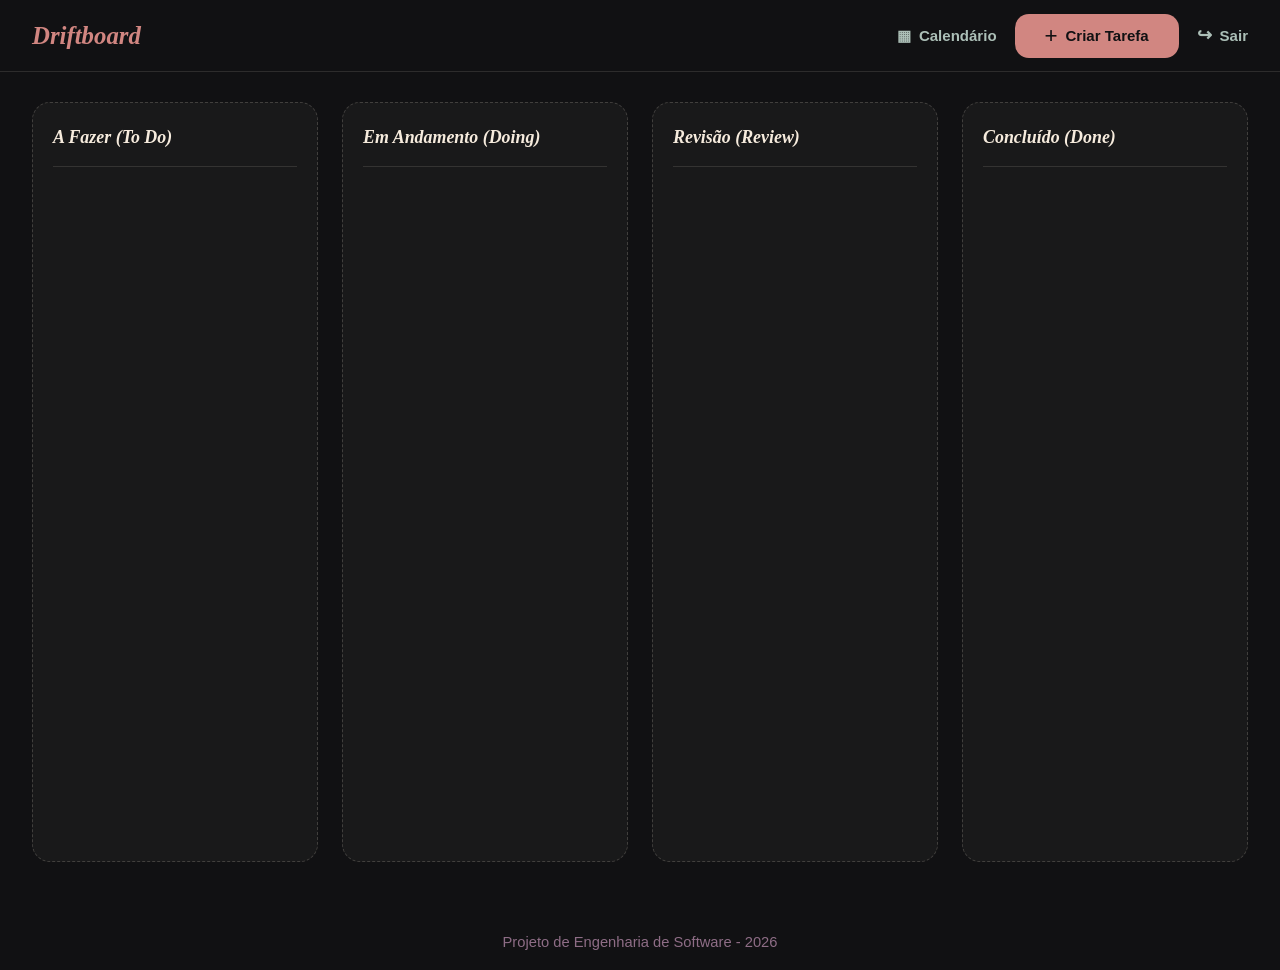
<file: index.html>
<!DOCTYPE html>
<html lang="pt-BR">
<head>
    <meta charset="UTF-8">
    <meta name="viewport" content="width=device-width, initial-scale=1.0">
    <title>Visão Geral</title>
    <link rel="stylesheet" href="css/index.css">
</head>
<body>
    <header>
        <h1><a href="index.html">Driftboard</a></h1>
        <nav>
            <ul>
                <li><a href="calendario.html">Calendário</a></li>
                <li><a href="criar_tarefa.html">Criar Tarefa</a></li>
                <li><a href="login.html">Sair</a></li>
            </ul>
        </nav>
    </header>

    <main class="quadro-kanban">
        <div class="coluna" id="to-do">
            <h2>A Fazer (To Do)</h2>
            <div class="area-cartoes"></div>
        </div>
        
        <div class="coluna" id="doing">
            <h2>Em Andamento (Doing)</h2>
            <div class="area-cartoes"></div>
        </div>

        <div class="coluna" id="review">
            <h2>Revisão (Review)</h2>
            <div class="area-cartoes"></div>
        </div>
        
        <div class="coluna" id="done">
            <h2>Concluído (Done)</h2>
            <div class="area-cartoes"></div>
        </div>
    </main>
    <footer><p>Projeto de Engenharia de Software - 2026</p></footer>
    <script src="javascript/kanban.js" defer></script>
</body>
</html>
</file>
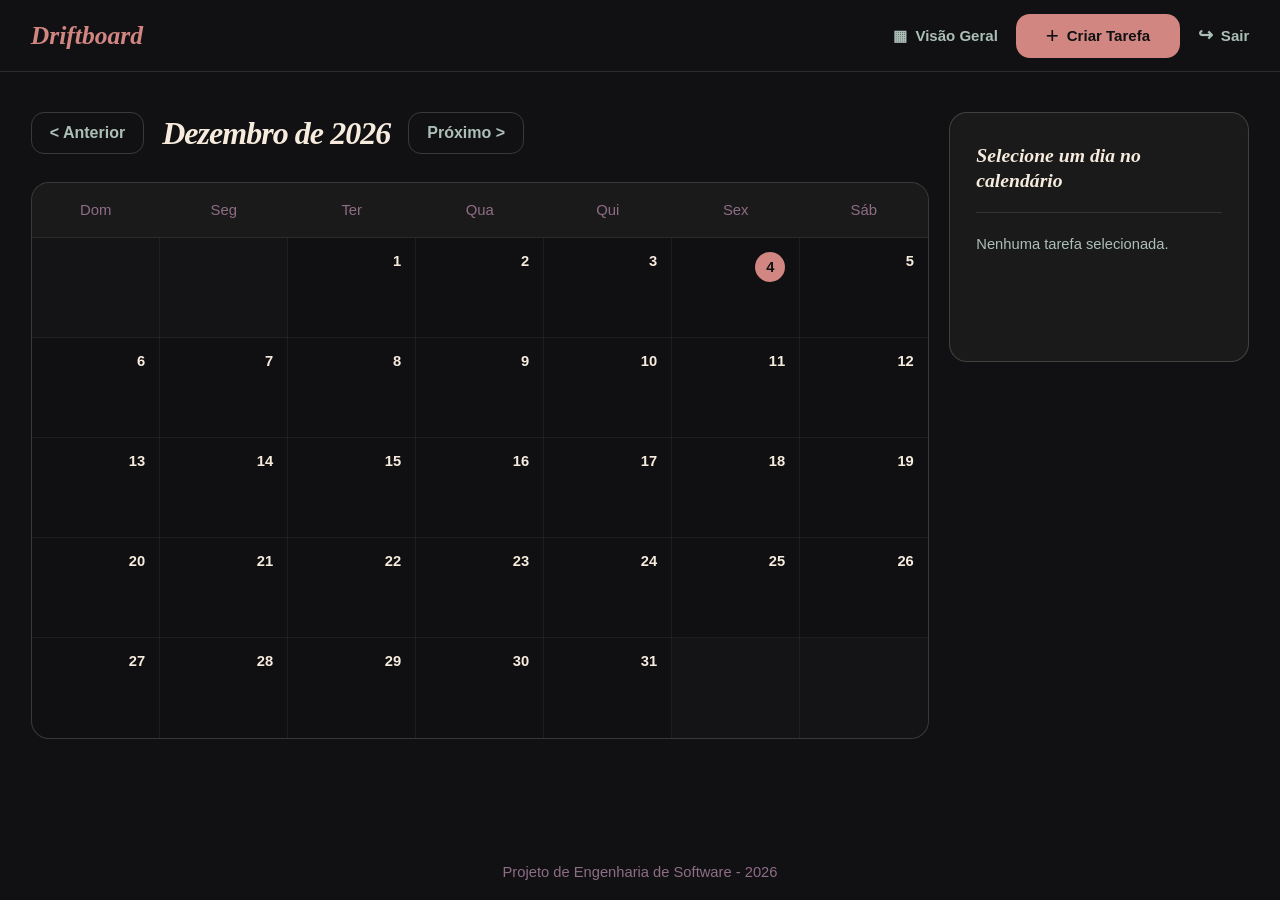
<file: calendario.html>
<!DOCTYPE html>
<html lang="pt-BR">
<head>
    <meta charset="UTF-8">
    <meta name="viewport" content="width=device-width, initial-scale=1.0">
    <title>Calendário - Driftboard</title>
    <link rel="stylesheet" href="css/calendario.css">
    <script src="javascript/calendario.js" defer></script>
</head>
<body>
    <header>
        <h1><a href="index.html">Driftboard</a></h1>
        <nav>
            <ul>
                <li><a href="index.html">Visão Geral</a></li>
                <li><a href="criar_tarefa.html">Criar Tarefa</a></li>
                <li><a href="login.html">Sair</a></li>
            </ul>
        </nav>
    </header>

    <main class="container-calendario">
        <section class="navegacao-mes">
            <button type="button" class="btn-navegacao">&lt; Anterior</button>
            <h2 id="mes-ano-atual"></h2>
            <button type="button" class="btn-navegacao">Próximo &gt;</button>
        </section>

        <section class="grade-calendario">
            <table class="tabela-calendario">
                <caption>Calendário de tarefas do Driftboard</caption>
                <thead>
                    <tr>
                        <th scope="col">Dom</th>
                        <th scope="col">Seg</th>
                        <th scope="col">Ter</th>
                        <th scope="col">Qua</th>
                        <th scope="col">Qui</th>
                        <th scope="col">Sex</th>
                        <th scope="col">Sáb</th>
                    </tr>
                </thead>
                <tbody></tbody>
            </table>
        </section>

        <aside class="tarefas-do-dia" aria-live="polite">
            <h3 id="titulo-dia-selecionado">Selecione um dia no calendário</h3>
            <div class="lista-tarefas-calendario" id="lista-tarefas">
                <p>Nenhuma tarefa selecionada.</p>
            </div>
        </aside>
    </main>

    <footer><p>Projeto de Engenharia de Software - 2026</p></footer>
</body>
</html>
</file>
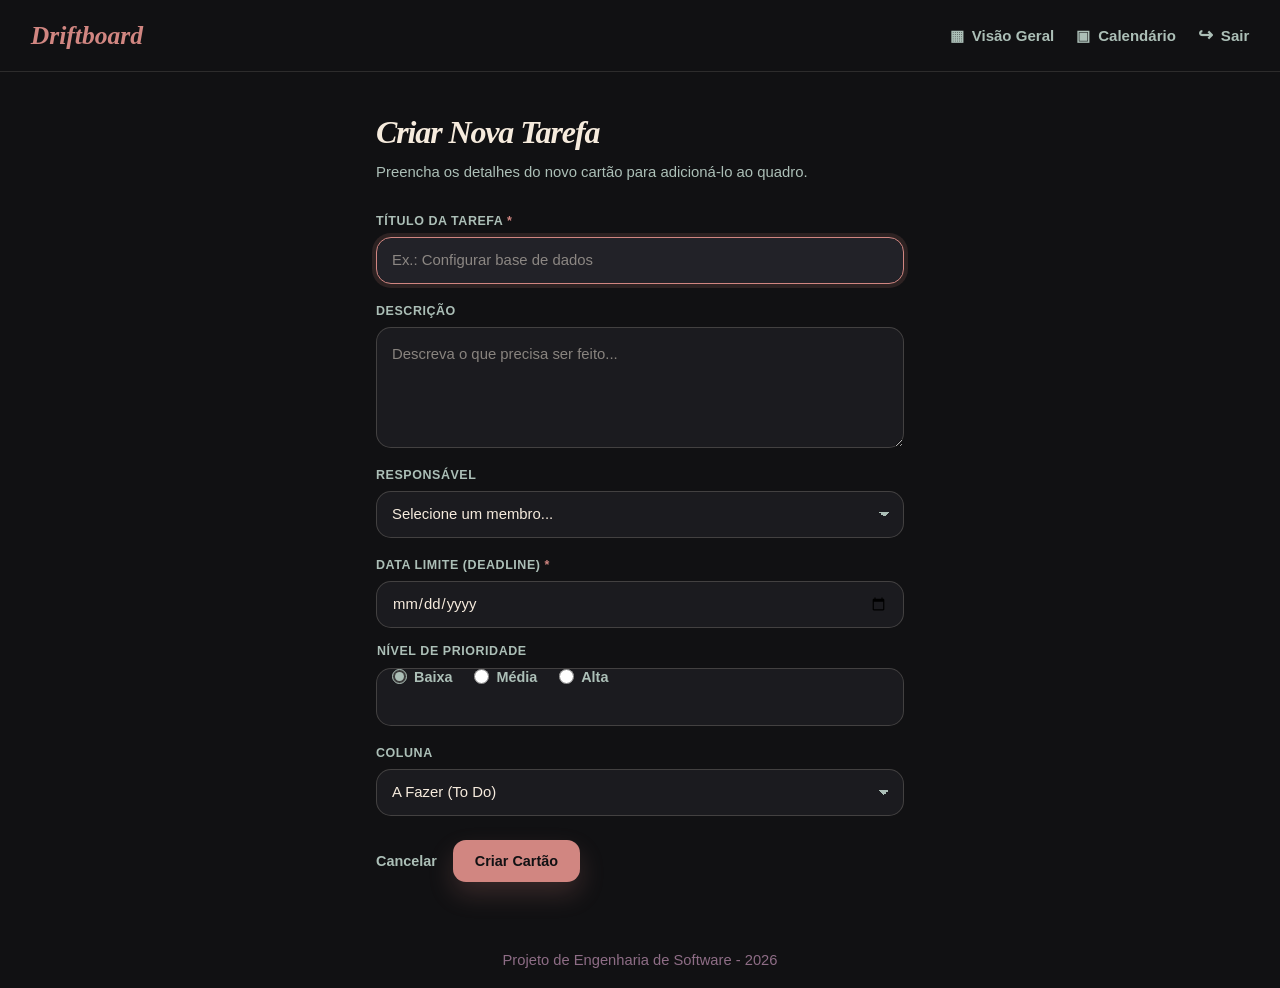
<file: criar_tarefa.html>
<!DOCTYPE html>
<html lang="pt-BR">
<head>
    <meta charset="UTF-8">
    <meta name="viewport" content="width=device-width, initial-scale=1.0">
    <title>Criar Nova Tarefa - Driftboard</title>

    <link rel="stylesheet" href="css/criar_tarefa.css">
    <script src="javascript/formulario.js" defer></script>
</head>
<body>
    <header>
        <h1><a href="index.html">Driftboard</a></h1>

        <nav aria-label="Navegação principal">
            <ul>
                <li><a href="index.html">Visão Geral</a></li>
                <li><a href="calendario.html">Calendário</a></li>
                <li><a href="login.html">Sair</a></li>
            </ul>
        </nav>
    </header>

    <main class="container-formulario">
        <section class="cabecalho-tarefa">
            <h2>Criar Nova Tarefa</h2>
            <p>Preencha os detalhes do novo cartão para adicioná-lo ao quadro.</p>
        </section>

        <form class="formulario-tarefa">
            <div class="grupo-input">
                <label for="titulo-tarefa">
                    Título da Tarefa <span aria-hidden="true">*</span>
                </label>

                <input
                    type="text"
                    id="titulo-tarefa"
                    name="titulo"
                    placeholder="Ex.: Configurar base de dados"
                    required
                    autofocus
                >
            </div>

            <div class="grupo-input">
                <label for="descricao-tarefa">Descrição</label>

                <textarea
                    id="descricao-tarefa"
                    name="descricao"
                    rows="4"
                    placeholder="Descreva o que precisa ser feito..."
                ></textarea>
            </div>

            <div class="grupo-linha-dupla">
                <div class="grupo-input">
                    <label for="responsavel-tarefa">Responsável</label>

                    <select id="responsavel-tarefa" name="responsavel" required>
                        <option value="" disabled selected>Selecione um membro...</option>
                        <option value="pablo">Pablo (Dev/Ops)</option>
                        <option value="maria">Camilli (UX/UI)</option>
                        <option value="joao">Pedro (QA/Testes)</option>
                    </select>
                </div>

                <div class="grupo-input">
                    <label for="data-limite">
                        Data Limite (Deadline) <span aria-hidden="true">*</span>
                    </label>

                    <input
                        type="date"
                        id="data-limite"
                        name="data_limite"
                        required
                    >
                </div>
            </div>

            <fieldset class="grupo-prioridade">
                <legend>Nível de Prioridade</legend>

                <label>
                    <input type="radio" name="prioridade" value="baixa" checked>
                    Baixa
                </label>

                <label>
                    <input type="radio" name="prioridade" value="media">
                    Média
                </label>

                <label>
                    <input type="radio" name="prioridade" value="alta">
                    Alta
                </label>
            </fieldset>

            <div class="grupo-input">
                <label for="coluna-tarefa">Coluna</label>

                <select id="coluna-tarefa" name="status">
                    <option value="to-do">A Fazer (To Do)</option>
                    <option value="doing">Em Andamento (Doing)</option>
                    <option value="review">Revisão (Review)</option>
                    <option value="done">Concluído (Done)</option>
                </select>
            </div>

            <div class="acoes-formulario">
                <a href="index.html" class="btn-secundario">Cancelar</a>
                <button type="submit" class="btn-primario">Criar Cartão</button>
            </div>
        </form>
    </main>
    <footer><p>Projeto de Engenharia de Software - 2026</p></footer>
</body>
</html>
</file>
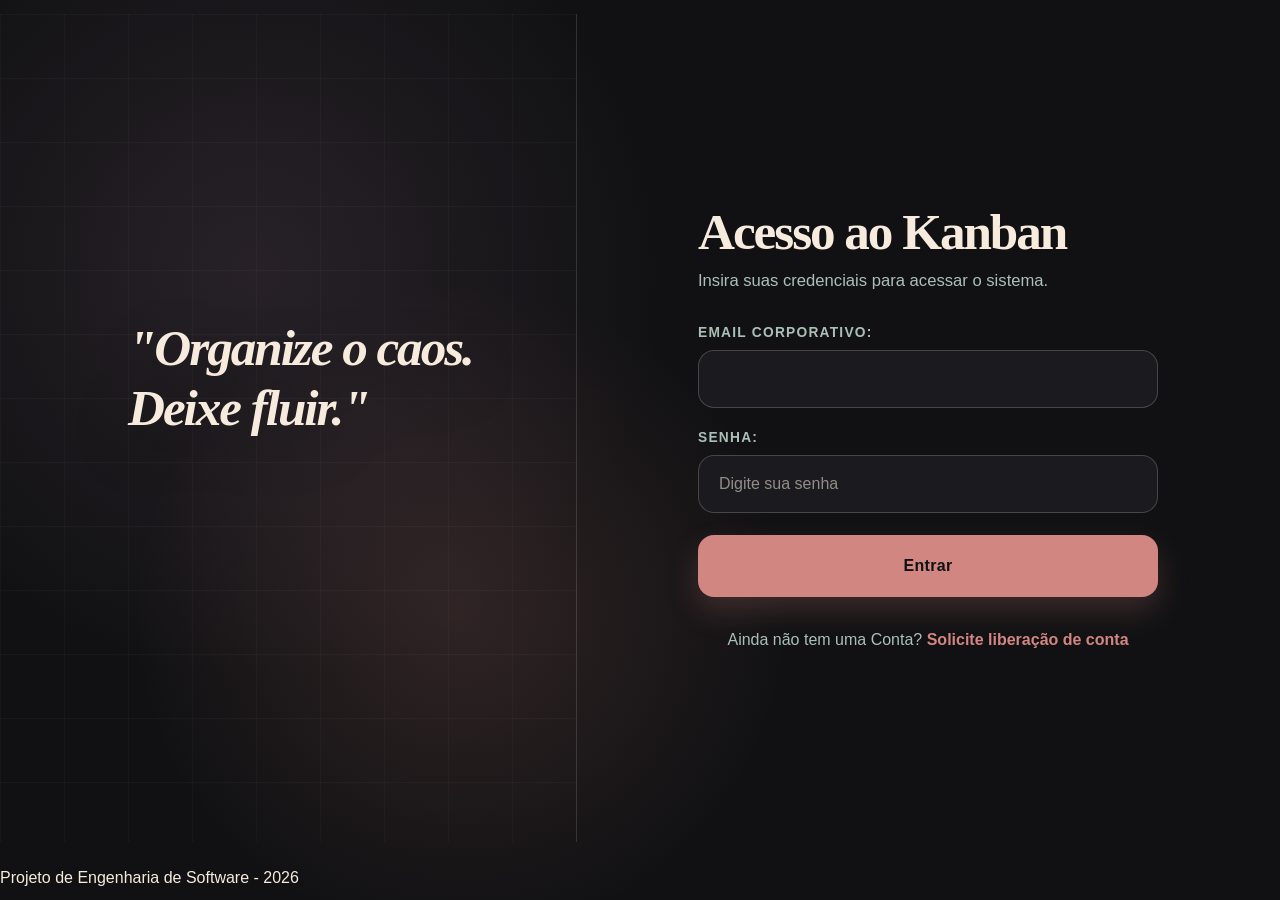
<file: login.html>
<!DOCTYPE html>
<html lang="en">
<head>
    <meta charset="UTF-8">
    <meta name="viewport" content="width=device-width, initial-scale=1.0">
    <title>login</title>
    <link rel="stylesheet" href="css/login.css">
</head>
<body>
    <main class="container_login">
        <header class="cabecalho_login">
            <h1>Acesso ao Kanban</h1>
            <p>Insira suas credenciais para acessar o sistema.</p>
        </header>

        <form action="index.html" method="GET"  class="forrmulario_login"></form>
            <div class="grupo_input">
                <label for="email-usuario">Email Corporativo:</label>
                <input type="email"
                        id="email-usuario" 
                        name="email-usuario" 
                        required
                        autocomplete="username">
            </div>
            <div class="grupo_input">
                <label for="senha_usuario">Senha:</label>
                <input type="password" 
                        id="senha_usuario" 
                        name="senha_usuario"
                        placeholder="Digite sua senha" 
                        required
                        autocomplete="current-password">

            </div>
            <button type="submit" class="btn_primario">Entrar</button>
        </form>
        <footer class="rodape_login">
            <p>Ainda não tem uma Conta? <a href="solicitar_acesso.html">Solicite liberação de conta</a></p>
        </footer>
    </main>
    
    <footer>
        <p>Projeto de Engenharia de Software - 2026</p>
    </footer>
</body>
</html>
</file>
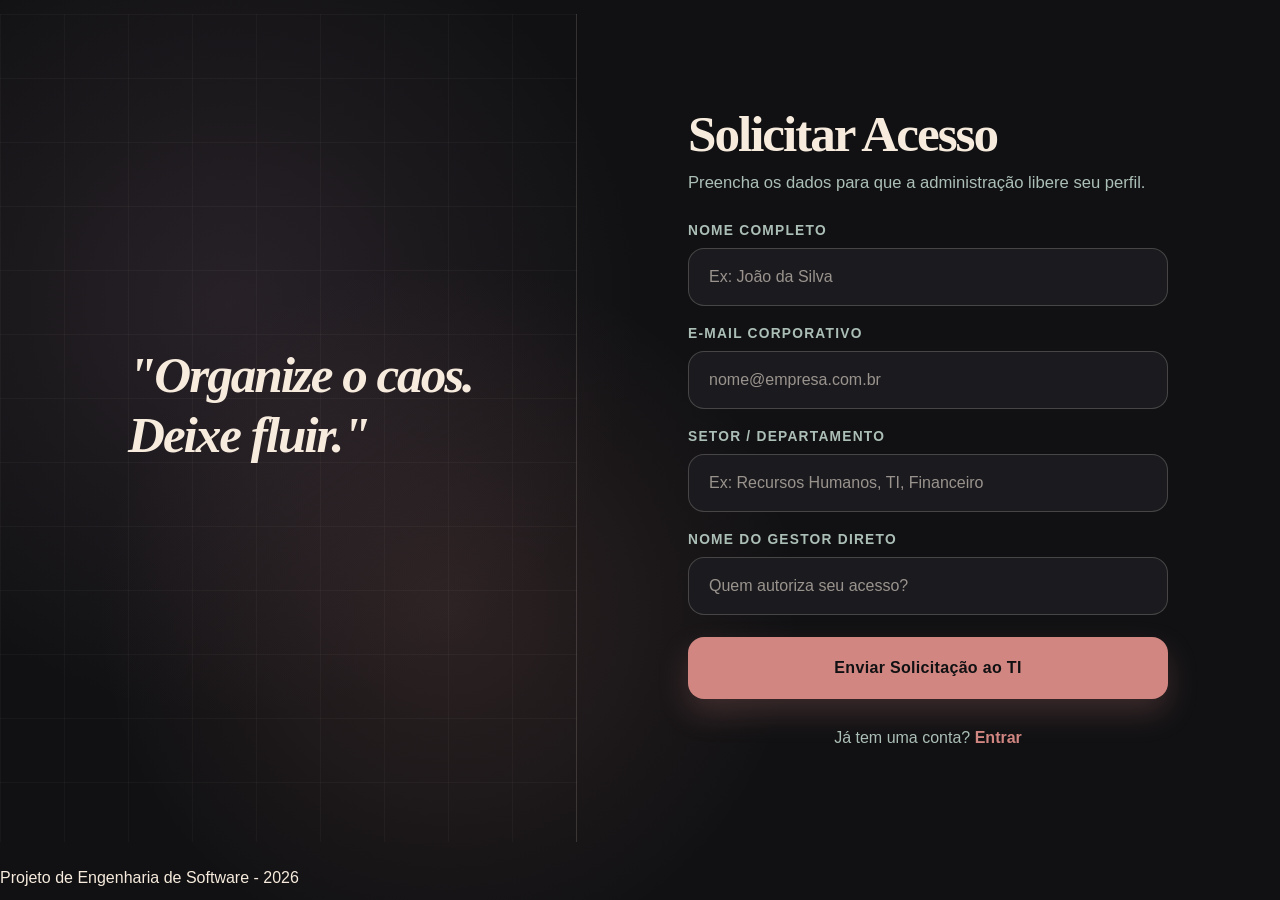
<file: solicitar_acesso.html>
<!DOCTYPE html>
<html lang="pt-BR">
<head>
    <meta charset="UTF-8">
    <meta name="viewport" content="width=device-width, initial-scale=1.0">
    <title>Solicitar Acesso</title>
    <link rel="stylesheet" href="css/solicitar_acesso.css">
    </head>
<body>

    <main class="container-login container-solicitacao">
        
        <header class="cabecalho-login">
            <h1>Solicitar Acesso</h1>
            <p>Preencha os dados para que a administração libere seu perfil.</p>
        </header>

        <form action="index.html" method="GET" class="formulario-login">
            
            <div class="grupo-input">
                <label for="nome-funcionario">Nome Completo</label>
                <input 
                    type="text" 
                    id="nome-funcionario" 
                    name="nome" 
                    placeholder="Ex: João da Silva" 
                    required 
                >
            </div>

            <div class="grupo-input">
                <label for="email-corporativo">E-mail Corporativo</label>
                <input 
                    type="email" 
                    id="email-corporativo" 
                    name="email" 
                    placeholder="nome@empresa.com.br" 
                    required 
                >
            </div>

            <div class="grupo-input">
                <label for="setor-funcionario">Setor / Departamento</label>
                <input 
                    type="text" 
                    id="setor-funcionario" 
                    name="setor" 
                    placeholder="Ex: Recursos Humanos, TI, Financeiro" 
                    required 
                >
            </div>

            <div class="grupo-input">
                <label for="gestor-aprovador">Nome do Gestor Direto</label>
                <input 
                    type="text" 
                    id="gestor-aprovador" 
                    name="gestor" 
                    placeholder="Quem autoriza seu acesso?" 
                    required
                >
            </div>

            <button type="submit" class="btn-primario btn-alerta">Enviar Solicitação ao TI</button>

        </form>

        <footer class="rodape-login">
            <p>Já tem uma conta? <a href="login.html">Entrar</a></p>
        </footer>

    </main>
    <footer><p>Projeto de Engenharia de Software - 2026</p></footer>
</body>
</html>
</file>
<file: css/index.css>
:root {
    --fundo: #111113;
    --superficie: #1b1b1f;
    --cartao: #101012;
    --texto: #f6ebdd;
    --secundario: #acbfb7;

    --rosa: #d18681;
    --rosa-claro: #e29a95;
    --roxo: #8e6d86;

    --borda: rgba(246, 235, 221, 0.12);
    --borda-clara: rgba(246, 235, 221, 0.18);

    --titulo: Georgia, "Times New Roman", serif;
    --corpo: Inter, Arial, Helvetica, sans-serif;
}
* {
    box-sizing: border-box;
    margin: 0;
    padding: 0;
}

body {
    min-height: 100vh;
    background: var(--fundo);
    color: var(--texto);
    font-family: var(--corpo);
}
body > header {
    display: flex;
    align-items: center;
    justify-content: space-between;
    min-height: 72px;
    padding: 0 clamp(20px, 2.5vw, 48px);
    border-bottom: 1px solid var(--borda);
}

header h1 {
    font-family: var(--titulo);
    font-size: 1.55rem;
    font-style: italic;
}

header h1 a {
    color: var(--rosa);
    text-decoration: none;
}

header nav ul {
    display: flex;
    align-items: center;
    gap: 18px;
    list-style: none;
}

header nav a {
  display: inline-flex;
    align-items: center;
    gap: 8px;
    min-height: 44px;
    color: var(--secundario);
    font-size: 0.94rem;
    font-weight: 700;
    text-decoration: none;
}

/* Ícones do menu */
header nav li:nth-child(1) a::before {
    content: "▦";
}

header nav li:nth-child(2) a {
    justify-content: center;
    min-width: 164px;
    padding: 0 21px;
    border-radius: 14px;
    background: var(--rosa);
    color: var(--fundo);
}

header nav li:nth-child(2) a::before {
    content: "+";
    font-size: 1.4rem;
    font-weight: 400;
}

header nav li:nth-child(3) a::before {
    content: "↪";
    font-size: 1.1rem;
}
.quadro-kanban {
    display: grid;
    grid-template-columns: repeat(4, minmax(260px, 1fr));
    gap: 24px;
    width: min(100%, 1900px);
    margin: auto;
    padding: 30px clamp(16px, 2.5vw, 48px) 56px;
}

.coluna {
    min-height: calc(100vh - 140px);
    padding: 24px 20px;
    border: 1px dashed var(--borda-clara);
    border-radius: 18px;
    background: rgba(246, 235, 221, 0.035);
}

.coluna h2 {
    margin-bottom: 20px;
    padding-bottom: 18px;
    border-bottom: 1px solid var(--borda);
    font-family: var(--titulo);
    font-size: 1.12rem;
    font-style: italic;
}

.area-cartoes {
    display: grid;
    gap: 16px;
}
.cartao-tarefa {
    position: relative;
    padding: 20px 18px 17px;
    border: 1px solid var(--borda);
    border-left: 4px solid var(--rosa);
    border-radius: 12px;
    background: var(--cartao);
    box-shadow: 0 12px 28px rgba(0, 0, 0, 0.22);
}

.cartao-tarefa:hover {
    border-color: rgba(209, 134, 129, 0.38);
    transform: translateY(-2px);
    transition: 0.16s;
}

.cartao-tarefa h3 {
    margin: 0 54px 12px 0;
    font-family: var(--titulo);
    font-size: 1.04rem;
    line-height: 1.35;
    word-break: break-word;
}

.descricao-cartao {
    color: var(--secundario);
    font-size: 0.92rem;
    line-height: 1.5;
    word-break: break-word;
}

.responsavel {
    display: block;
    margin-top: 14px;
    color: var(--roxo);
    font-size: 0.86rem;
    font-weight: 700;
}
.meta-cartao {
    display: flex;
    flex-wrap: wrap;
    gap: 7px;
    margin-top: 14px;
}

.badge-prioridade,
.prazo-cartao {
    padding: 4px 8px;
    border-radius: 999px;
    font-size: 0.73rem;
    font-weight: 700;
}

.badge-prioridade {
    background: rgba(142, 109, 134, 0.25);
    color: var(--secundario);
}

.prioridade-alta {
    background: rgba(209, 134, 129, 0.23);
    color: var(--rosa-claro);
}

.prioridade-media {
    background: rgba(246, 235, 221, 0.1);
    color: var(--texto);
}

.prazo-cartao {
    background: rgba(172, 191, 183, 0.12);
    color: var(--secundario);
}
.acoes-cartao {
    position: absolute;
    top: 15px;
    right: 13px;
    display: flex;
    gap: 5px;
}

.btn-acao {
    display: grid;
    width: 28px;
    height: 28px;
    place-items: center;
    border: 0;
    border-radius: 8px;
    background: transparent;
    color: var(--rosa);
    cursor: pointer;
}

.btn-acao:hover {
    background: rgba(209, 134, 129, 0.12);
}

.btn-excluir {
    color: var(--roxo);
}

.icone-acao {
    width: 15px;
    height: 15px;
    pointer-events: none;
}
.drag-over {
    border-color: var(--rosa);
    background: rgba(209, 134, 129, 0.07);
}

.arrastando {
    opacity: 0.55;
    transform: rotate(1deg);
}
footer {
    padding: 16px 22px 20px;
    color: var(--roxo);
    font-size: 0.92rem;
    text-align: center;
}
@media (max-width: 1200px) {
    .quadro-kanban {
        grid-template-columns: repeat(2, minmax(260px, 1fr));
    }

    .coluna {
        min-height: 500px;
    }
}

@media (max-width: 720px) {
    body > header {
        flex-direction: column;
        align-items: flex-start;
        padding: 18px;
    }

    header nav,
    header nav ul {
        width: 100%;
        flex-wrap: wrap;
    }

    .quadro-kanban {
        grid-template-columns: 1fr;
    }
}
.prioridade-baixa {
    background: rgba(142, 109, 134, 0.25);
    color: var(--secundario);
}

.prazo-atrasado {
    background: rgba(209, 134, 129, 0.23);
    color: var(--rosa-claro);
}

.cartao-atrasado {
    border-left-color: var(--rosa-claro);
}
</file>
<file: css/calendario.css>
:root {
    /* Cores */
    --fundo: #111113;
    --superficie: #1b1b1f;
    --cartao: #101012;
    --texto: #f6ebdd;
    --secundario: #acbfb7;
    --rosa: #d18681;
    --rosa-claro: #e29a95;
    --roxo: #8e6d86;

    /* Bordas */
    --borda: rgba(246, 235, 221, 0.12);
    --borda-clara: rgba(246, 235, 221, 0.18);

    /* Tipografia */
    --titulo: Georgia, "Times New Roman", serif;
    --corpo: Inter, Arial, Helvetica, sans-serif;
}
* {
    box-sizing: border-box;
    margin: 0;
    padding: 0;
}

body {
    display: flex;
    flex-direction: column;
    min-height: 100vh;
    background: var(--fundo);
    color: var(--texto);
    font-family: var(--corpo);
}
body > header {
    display: flex;
    align-items: center;
    justify-content: space-between;
    min-height: 72px;
    padding: 0 clamp(22px, 2.4vw, 44px);
    border-bottom: 1px solid var(--borda);
}

header h1 {
    font-family: var(--titulo);
    font-size: 1.6rem;
    font-style: italic;
}

header h1 a {
    color: var(--rosa);
    text-decoration: none;
}

header nav ul {
    display: flex;
    align-items: center;
    gap: 18px;
    list-style: none;
}

header nav a {
    display: inline-flex;
    align-items: center;
    gap: 8px;
    min-height: 44px;
    color: var(--secundario);
    font-size: 0.94rem;
    font-weight: 700;
    text-decoration: none;
}

/* Ícone do link "Calendário" */
header nav li:nth-child(1) a::before {
    content: "▦";
}

/* Botão "Criar tarefa" */
header nav li:nth-child(2) a {
    justify-content: center;
    min-width: 164px;
    padding: 0 21px;
    border-radius: 14px;
    background: var(--rosa);
    color: var(--fundo);
}

header nav li:nth-child(2) a::before {
    content: "+";
    font-size: 1.4rem;
    font-weight: 400;
}

/* Ícone do terceiro link do menu */
header nav li:nth-child(3) a::before {
    content: "↪";
    font-size: 1.1rem;
}
.container-calendario {
    position: relative;
    flex: 1;
    width: min(100%, 1900px);
    margin: auto;

    /*
       Reserva espaço à direita para o painel de tarefas no desktop.
       O painel é absoluto e, por isso, não empurra a tabela para baixo.
    */
    padding:
        40px
        calc(clamp(300px, 20vw, 360px) + clamp(36px, 4vw, 72px))
        28px
        clamp(22px, 2.4vw, 44px);
}

.navegacao-mes {
    display: flex;
    align-items: center;
    gap: 18px;
    min-height: 42px;
}

.navegacao-mes h2 {
    font-family: var(--titulo);
    font-size: 2rem;
    font-style: italic;
    letter-spacing: -0.03em;
}

.btn-navegacao {
    min-height: 42px;
    padding: 0 18px;
    border: 1px solid var(--borda-clara);
    border-radius: 13px;
    background: transparent;
    color: var(--secundario);
    font: inherit;
    font-weight: 700;
    cursor: pointer;
}

.btn-navegacao:hover {
    border-color: var(--rosa);
    background: rgba(209, 134, 129, 0.1);
    color: var(--texto);
}
.grade-calendario {
    margin-top: 28px;
    overflow: hidden;
    border: 1px solid var(--borda-clara);
    border-radius: 18px;
    background: var(--cartao);
}

.tabela-calendario {
    width: 100%;
    border-collapse: collapse;
    table-layout: fixed;
}

/* Esconde visualmente a legenda, mantendo a acessibilidade. */
.tabela-calendario caption {
    position: absolute;
    width: 1px;
    height: 1px;
    overflow: hidden;
    clip: rect(0, 0, 0, 0);
}

.tabela-calendario th {
    height: 54px;
    border-bottom: 1px solid var(--borda);
    background: rgba(246, 235, 221, 0.045);
    color: var(--roxo);
    font-size: 0.93rem;
    font-weight: 500;
}

.tabela-calendario td {
    height: 100px;
    padding: 14px;
    border-right: 1px solid rgba(246, 235, 221, 0.06);
    border-bottom: 1px solid rgba(246, 235, 221, 0.06);
    vertical-align: top;
    text-align: right;
}

/* Remove a borda da última coluna. */
.tabela-calendario tr td:last-child {
    border-right: 0;
}

/* Remove a borda da última linha. */
.tabela-calendario tbody tr:last-child td {
    border-bottom: 0;
}
.dia-vazio {
    background: rgba(246, 235, 221, 0.015);
}

.dia-calendario {
    cursor: pointer;
}

.dia-calendario:hover {
    background: rgba(246, 235, 221, 0.035);
}

.numero-dia {
    color: var(--texto);
    font-size: 0.92rem;
    font-weight: 700;
}

/* Destaque do dia atual. */
.dia-atual .numero-dia {
    display: inline-grid;
    width: 30px;
    height: 30px;
    place-items: center;
    border-radius: 50%;
    background: var(--rosa);
    color: var(--fundo);
}

/* Dia selecionado pelo JavaScript. */
.dia-selecionado {
    background: rgba(209, 134, 129, 0.12) !important;
}

.evento-calendario {
    display: block;
    width: 100%;
    margin-top: 12px;
    padding: 5px 8px;
    overflow: hidden;
    border: 0;
    border-left: 2px solid var(--rosa);
    border-radius: 4px;
    background: rgba(142, 109, 134, 0.3);
    color: var(--secundario);
    font: inherit;
    font-size: 0.78rem;
    text-align: left;
    text-overflow: ellipsis;
    white-space: nowrap;
    cursor: pointer;
}

.evento-calendario:hover {
    background: rgba(142, 109, 134, 0.5);
}
.tarefas-do-dia {
    position: absolute;
    top: 40px;
    right: clamp(22px, 2.4vw, 44px);
    width: clamp(300px, 20vw, 360px);
    min-height: 250px;
    padding: 30px 26px;
    border: 1px solid var(--borda-clara);
    border-radius: 18px;
    background: rgba(246, 235, 221, 0.04);
}

.tarefas-do-dia h3 {
    padding-bottom: 20px;
    border-bottom: 1px solid var(--borda);
    font-family: var(--titulo);
    font-size: 1.23rem;
    font-style: italic;
    line-height: 1.25;
}

.lista-tarefas-calendario {
    display: grid;
    gap: 14px;
    margin-top: 20px;
}

.lista-tarefas-calendario > p {
    color: var(--secundario);
    font-size: 0.92rem;
    line-height: 1.55;
}

.cartao-tarefa-calendario {
    padding: 17px 16px;
    border-left: 3px solid var(--rosa);
    border-radius: 13px;
    background: var(--cartao);
}

.cartao-tarefa-calendario h4 {
    margin-bottom: 9px;
    font-size: 1rem;
    line-height: 1.35;
}

.cartao-tarefa-calendario p {
    color: var(--roxo);
    font-size: 0.88rem;
    line-height: 1.45;
}

.cartao-tarefa-calendario .descricao-tarefa-calendario {
    margin-top: 8px;
    color: var(--secundario);
}
footer {
    padding: 16px 22px 20px;
    color: var(--roxo);
    font-size: 0.92rem;
    text-align: center;
}
/* Tablet e telas menores */
@media (max-width: 1060px) {
    .container-calendario {
        padding: 30px 22px;
    }

    /*
       Em telas menores o painel deixa de ser absoluto.
       Ele passa para baixo da tabela, ocupando toda a largura disponível.
    */
    .tarefas-do-dia {
        position: static;
        width: auto;
        min-height: auto;
        margin-top: 26px;
    }
}

/* Celulares */
@media (max-width: 720px) {
    body > header {
        flex-direction: column;
        align-items: flex-start;
        padding: 16px;
    }

    header nav,
    header nav ul {
        width: 100%;
        flex-wrap: wrap;
        gap: 10px 14px;
    }

    header nav li:nth-child(2) a {
        min-width: auto;
        padding: 0 15px;
    }

    .container-calendario {
        padding: 26px 16px 18px;
    }

    .navegacao-mes {
        flex-wrap: wrap;
        gap: 12px;
    }

    .navegacao-mes h2 {
        order: -1;
        width: 100%;
    }

    /*
       Mantém as sete colunas legíveis no celular.
       O usuário pode rolar horizontalmente apenas a grade.
    */
    .grade-calendario {
        overflow-x: auto;
    }

    .tabela-calendario {
        min-width: 700px;
    }
}
.evento-atrasado {
    border-left-color: var(--rosa-claro);
    background: rgba(209, 134, 129, 0.18);
}

.tarefa-atrasada {
    border-left-color: var(--rosa-claro);
}

.cartao-tarefa-calendario .aviso-atraso {
    color: var(--rosa-claro);
    font-weight: 700;
}
</file>
<file: css/criar_tarefa.css>
:root {
    --fundo: #111113;
    --superficie: #1b1b1f;
    --texto: #f6ebdd;
    --secundario: #acbfb7;

    --rosa: #d18681;
    --rosa-claro: #e29a95;
    --roxo: #8e6d86;

    --borda: rgba(246, 235, 221, 0.12);
    --borda-clara: rgba(246, 235, 221, 0.18);

    --titulo: Georgia, "Times New Roman", serif;
    --corpo: Inter, Arial, Helvetica, sans-serif;
}
* {
    box-sizing: border-box;
    margin: 0;
    padding: 0;
}

body {
    min-height: 100vh;
    background: var(--fundo);
    color: var(--texto);
    font-family: var(--corpo);
}
body > header {
    display: flex;
    align-items: center;
    justify-content: space-between;
    min-height: 72px;
    padding: 0 clamp(22px, 2.4vw, 44px);
    border-bottom: 1px solid var(--borda);
}

header h1 {
    font-family: var(--titulo);
    font-size: 1.6rem;
    font-style: italic;
}

header h1 a {
    color: var(--rosa);
    text-decoration: none;
}

header nav ul {
    display: flex;
    align-items: center;
    gap: 22px;
    list-style: none;
}

header nav a {
    display: inline-flex;
    align-items: center;
    gap: 8px;
    min-height: 44px;
    color: var(--secundario);
    font-size: 0.94rem;
    font-weight: 700;
    text-decoration: none;
}

header nav a:hover {
    color: var(--texto);
}

/* Ícones do menu */
header nav li:nth-child(1) a::before {
    content: "▦";
}

header nav li:nth-child(2) a::before {
    content: "▣";
    font-size: 0.95rem;
}

header nav li:nth-child(3) a::before {
    content: "↪";
    font-size: 1.1rem;
}
.container-formulario {
    width: min(528px, calc(100% - 40px));
    margin: auto;
    padding: 42px 0 54px;
}

.cabecalho-tarefa {
    margin-bottom: 30px;
}

.cabecalho-tarefa h2 {
    font-family: var(--titulo);
    font-size: 2rem;
    font-style: italic;
    letter-spacing: -0.035em;
}

.cabecalho-tarefa p {
    margin-top: 11px;
    color: var(--secundario);
    font-size: 0.93rem;
    line-height: 1.45;
}
.formulario-tarefa {
    display: grid;
    gap: 20px;
}

.grupo-input {
    display: grid;
    gap: 9px;
}

.grupo-input label,
.grupo-prioridade legend {
    color: var(--secundario);
    font-size: 0.78rem;
    font-weight: 800;
    letter-spacing: 0.045em;
    text-transform: uppercase;
}

.grupo-input label span {
    color: var(--rosa);
}

.grupo-input input,
.grupo-input textarea,
.grupo-input select {
    width: 100%;
    border: 1px solid var(--borda-clara);
    border-radius: 15px;
    outline: none;
    background: var(--superficie);
    color: var(--texto);
    font: inherit;
    font-size: 0.93rem;
    transition: 0.18s;
}

.grupo-input input,
.grupo-input select {
    height: 47px;
    padding: 0 15px;
}

.grupo-input textarea {
    min-height: 108px;
    padding: 15px;
    resize: vertical;
    line-height: 1.5;
}

.grupo-input input::placeholder,
.grupo-input textarea::placeholder {
    color: rgba(246, 235, 221, 0.5);
}

.grupo-input input:focus,
.grupo-input textarea:focus,
.grupo-input select:focus {
    border-color: var(--rosa);
    background: #222228;
    box-shadow: 0 0 0 4px rgba(209, 134, 129, 0.14);
}

/* Mantido em uma coluna; pode virar duas no HTML/CSS futuramente. */
.grupo-linha-dupla {
    display: grid;
    grid-template-columns: 1fr;
    gap: 20px;
}
.grupo-input select {
    appearance: none;
    padding-right: 44px;
    background-image:
        linear-gradient(45deg, transparent 50%, var(--secundario) 50%),
        linear-gradient(135deg, var(--secundario) 50%, transparent 50%);
    background-position:
        calc(100% - 19px) 20px,
        calc(100% - 14px) 20px;
    background-repeat: no-repeat;
    background-size: 5px 5px, 5px 5px;
}

.grupo-input select option {
    background: var(--superficie);
    color: var(--texto);
}
.grupo-prioridade {
    display: flex;
    align-items: center;
    gap: 22px;
    min-height: 58px;
    padding: 0 15px;
    margin-top: 20px;
    border: 1px solid var(--borda-clara);
    border-radius: 15px;
    background: var(--superficie);
    position: relative;
}

.grupo-prioridade legend {
    position: absolute;
    top: -25px;
    left: 0px;
}

.grupo-prioridade label {
    display: inline-flex;
    align-items: center;
    gap: 7px;
    color: var(--secundario);
    font-size: 0.9rem;
    font-weight: 700;
    cursor: pointer;
}

.grupo-prioridade input[type="radio"] {
    width: 15px;
    height: 15px;
    accent-color: var(--secundario);
    cursor: pointer;
}
.acoes-formulario {
    display: flex;
    align-items: center;
    gap: 16px;
    margin-top: 4px;
}

.btn-secundario,
.btn-primario {
    display: inline-flex;
    align-items: center;
    justify-content: center;
    min-height: 42px;
    border-radius: 13px;
    font: inherit;
    font-size: 0.9rem;
    font-weight: 700;
    text-decoration: none;
    cursor: pointer;
}

.btn-secundario {
    border: 0;
    background: transparent;
    color: var(--secundario);
}

.btn-secundario:hover {
    color: var(--texto);
}

.btn-primario {
    padding: 0 22px;
    border: 0;
    background: var(--rosa);
    color: var(--fundo);
    box-shadow: 0 12px 26px rgba(209, 134, 129, 0.2);
}

.btn-primario:hover {
    background: var(--rosa-claro);
    transform: translateY(-1px);
}
footer {
    padding: 16px 22px 20px;
    color: var(--roxo);
    font-size: 0.92rem;
    text-align: center;
}
@media (max-width: 720px) {
    body > header {
        flex-direction: column;
        align-items: flex-start;
        padding: 16px;
    }

    header nav,
    header nav ul {
        width: 100%;
        flex-wrap: wrap;
        gap: 10px 14px;
    }

    .container-formulario {
        width: min(528px, calc(100% - 32px));
        padding-top: 30px;
    }

    .grupo-prioridade {
        flex-wrap: wrap;
        gap: 12px 18px;
        padding: 13px 15px;
    }

    .grupo-prioridade legend {
        margin-bottom: 0;
    }
}
</file>
<file: css/login.css>
/* login.css - Driftboard */
/* Paleta: #111113, #D18681, #ACBFB7, #F6EBDD, #8E6D86 */

:root {
    --bg: #111113;
    --surface: #1b1b1f;
    --surface-soft: #222226;
    --border: rgba(246, 235, 221, 0.12);
    --border-strong: rgba(246, 235, 221, 0.20);
    --text: #F6EBDD;
    --muted: #ACBFB7;
    --primary: #D18681;
    --primary-hover: #e19792;
    --purple: #8E6D86;
    --shadow: 0 24px 70px rgba(0, 0, 0, 0.35);
    --radius: 18px;
    --font-title: Georgia, "Times New Roman", serif;
    --font-body: Inter, Arial, Helvetica, sans-serif;
}

* {
    box-sizing: border-box;
    margin: 0;
    padding: 0;
}

html {
    min-height: 100%;
}

body {
    min-height: 100vh;
    display: grid;
    grid-template-columns: minmax(420px, 45vw) 1fr;
    align-items: center;
    background:
        radial-gradient(circle at 20% 30%, rgba(142, 109, 134, 0.18), transparent 34%),
        radial-gradient(circle at 36% 68%, rgba(209, 134, 129, 0.16), transparent 32%),
        var(--bg);
    color: var(--text);
    font-family: var(--font-body);
    overflow-x: hidden;
}

/* Painel visual da esquerda. Funciona mesmo antes de você adicionar os elementos finais do template. */
body::before {
    content: "";
    grid-column: 1;
    grid-row: 1;
    width: 100%;
    height: 92vh;
    align-self: center;
    border-right: 1px solid var(--border);
    background:
        linear-gradient(rgba(246, 235, 221, 0.035) 1px, transparent 1px),
        linear-gradient(90deg, rgba(246, 235, 221, 0.035) 1px, transparent 1px);
    background-size: 64px 64px;
    opacity: 0.95;
}

/* Texto provisório até você criar o bloco/hero no HTML. */
body::after {
    content: "\"Organize o caos.\A Deixe fluir.\"";
    position: fixed;
    left: clamp(42px, 10vw, 190px);
    top: 42%;
    transform: translateY(-50%);
    white-space: pre;
    font-family: var(--font-title);
    font-size: clamp(2.4rem, 4vw, 4.2rem);
    font-weight: 700;
    font-style: italic;
    line-height: 1.18;
    letter-spacing: -0.04em;
    color: var(--text);
    text-shadow: 0 18px 60px rgba(0, 0, 0, 0.45);
    pointer-events: none;
}

/* Use estas classes quando adicionar os elementos faltantes no HTML */
.logo-driftboard,
.marca-driftboard {
    position: fixed;
    top: 36px;
    left: 36px;
    display: flex;
    align-items: center;
    gap: 14px;
    color: var(--text);
    font-weight: 800;
    letter-spacing: 0.22em;
    text-transform: uppercase;
}

.logo-icone {
    width: 46px;
    height: 46px;
    display: grid;
    place-items: center;
    border-radius: 14px;
    background: var(--primary);
    color: var(--bg);
    box-shadow: var(--shadow);
}

.frase-hero {
    font-family: var(--font-title);
    font-size: clamp(2.5rem, 4vw, 4.4rem);
    font-style: italic;
    line-height: 1.15;
    letter-spacing: -0.04em;
}

.frase-hero .destaque {
    color: var(--primary);
}

.subtitulo-hero {
    margin-top: 28px;
    color: var(--muted);
    letter-spacing: 0.04em;
}

.container_login {
    grid-column: 2;
    width: min(520px, calc(100vw - 48px));
    justify-self: center;
    padding: 42px 30px;
}

.cabecalho_login {
    margin-bottom: 34px;
}

.cabecalho_login h1 {
    font-family: var(--font-title);
    font-size: clamp(2.2rem, 4vw, 3.2rem);
    line-height: 1;
    letter-spacing: -0.04em;
    color: var(--text);
}

.cabecalho_login p {
    margin-top: 14px;
    color: var(--muted);
    font-size: 1.04rem;
}

/* Mantive os dois nomes porque no seu login aparece "forrmulario_login". */
.formulario_login,
.forrmulario_login {
    display: grid;
    gap: 22px;
}

.grupo_input {
    display: grid;
    gap: 10px;
    margin-bottom: 22px;
}

.grupo_input label {
    color: var(--muted);
    font-size: 0.86rem;
    font-weight: 700;
    letter-spacing: 0.09em;
    text-transform: uppercase;
}

.grupo_input input {
    width: 100%;
    height: 58px;
    padding: 0 20px;
    border: 1px solid var(--border-strong);
    border-radius: 16px;
    background: var(--surface);
    color: var(--text);
    font-size: 1rem;
    outline: none;
    transition: border-color 0.18s ease, box-shadow 0.18s ease, background 0.18s ease;
}

.grupo_input input::placeholder {
    color: rgba(246, 235, 221, 0.55);
}

.grupo_input input:focus {
    border-color: var(--primary);
    background: var(--surface-soft);
    box-shadow: 0 0 0 4px rgba(209, 134, 129, 0.16);
}

.btn_primario {
    width: 100%;
    height: 62px;
    border: 0;
    border-radius: 16px;
    background: var(--primary);
    color: #111113;
    font-size: 1rem;
    font-weight: 700;
    letter-spacing: 0.02em;
    cursor: pointer;
    transition: transform 0.16s ease, background 0.16s ease, box-shadow 0.16s ease;
    box-shadow: 0 14px 30px rgba(209, 134, 129, 0.22);
}

.btn_primario:hover {
    background: var(--primary-hover);
    transform: translateY(-1px);
}

.btn_primario:active {
    transform: translateY(0);
}

.rodape_login {
    margin-top: 34px;
    text-align: center;
    color: var(--muted);
}

.rodape_login a {
    color: var(--primary);
    font-weight: 800;
    text-decoration: none;
}

.rodape_login a:hover {
    text-decoration: underline;
}

@media (max-width: 900px) {
    body {
        display: block;
        min-height: 100vh;
        padding: 28px 18px;
    }

    body::before,
    body::after {
        display: none;
    }

    .container_login {
        width: min(520px, 100%);
        margin: 0 auto;
        padding: 36px 0;
    }
}
</file>
<file: css/solicitar_acesso.css>
/* solicitar_acesso.css - Driftboard */
/* Paleta: #111113, #D18681, #ACBFB7, #F6EBDD, #8E6D86 */

:root {
    --bg: #111113;
    --surface: #1b1b1f;
    --surface-soft: #222226;
    --border: rgba(246, 235, 221, 0.12);
    --border-strong: rgba(246, 235, 221, 0.20);
    --text: #F6EBDD;
    --muted: #ACBFB7;
    --primary: #D18681;
    --primary-hover: #e19792;
    --purple: #8E6D86;
    --shadow: 0 24px 70px rgba(0, 0, 0, 0.35);
    --radius: 18px;
    --font-title: Georgia, "Times New Roman", serif;
    --font-body: Inter, Arial, Helvetica, sans-serif;
}

* {
    box-sizing: border-box;
    margin: 0;
    padding: 0;
}

html {
    min-height: 100%;
}

body {
    min-height: 100vh;
    display: grid;
    grid-template-columns: minmax(420px, 45vw) 1fr;
    align-items: center;
    background:
        radial-gradient(circle at 18% 34%, rgba(142, 109, 134, 0.18), transparent 34%),
        radial-gradient(circle at 35% 68%, rgba(209, 134, 129, 0.14), transparent 34%),
        var(--bg);
    color: var(--text);
    font-family: var(--font-body);
    overflow-x: hidden;
}

body::before {
    content: "";
    grid-column: 1;
    grid-row: 1;
    width: 100%;
    height: 92vh;
    align-self: center;
    border-right: 1px solid var(--border);
    background:
        linear-gradient(rgba(246, 235, 221, 0.035) 1px, transparent 1px),
        linear-gradient(90deg, rgba(246, 235, 221, 0.035) 1px, transparent 1px);
    background-size: 64px 64px;
}

body::after {
    content: "\"Organize o caos.\A Deixe fluir.\"";
    position: fixed;
    left: clamp(42px, 10vw, 190px);
    top: 45%;
    transform: translateY(-50%);
    white-space: pre;
    font-family: var(--font-title);
    font-size: clamp(2.4rem, 4vw, 4.2rem);
    font-weight: 700;
    font-style: italic;
    line-height: 1.18;
    letter-spacing: -0.04em;
    color: var(--text);
    pointer-events: none;
}

/* Classes opcionais para quando você adicionar a logo/frase igual ao template */
.logo-driftboard,
.marca-driftboard {
    position: fixed;
    top: 36px;
    left: 36px;
    display: flex;
    align-items: center;
    gap: 14px;
    color: var(--text);
    font-weight: 800;
    letter-spacing: 0.22em;
    text-transform: uppercase;
}

.logo-icone {
    width: 46px;
    height: 46px;
    display: grid;
    place-items: center;
    border-radius: 14px;
    background: var(--primary);
    color: var(--bg);
}

.frase-hero {
    font-family: var(--font-title);
    font-size: clamp(2.5rem, 4vw, 4.4rem);
    font-style: italic;
    line-height: 1.15;
    letter-spacing: -0.04em;
}

.frase-hero .destaque {
    color: var(--primary);
}

.subtitulo-hero {
    margin-top: 28px;
    color: var(--muted);
    letter-spacing: 0.04em;
}

.container-login {
    grid-column: 2;
    width: min(540px, calc(100vw - 48px));
    justify-self: center;
    padding: 42px 30px;
}

.container-solicitacao {
    padding-top: 30px;
    padding-bottom: 30px;
}

.cabecalho-login {
    margin-bottom: 30px;
}

.cabecalho-login h1 {
    font-family: var(--font-title);
    font-size: clamp(2.2rem, 4vw, 3.2rem);
    line-height: 1;
    letter-spacing: -0.04em;
    color: var(--text);
}

.cabecalho-login p {
    margin-top: 14px;
    color: var(--muted);
    font-size: 1.04rem;
}

.formulario-login {
    display: grid;
    gap: 20px;
}

.grupo-input {
    display: grid;
    gap: 10px;
}

.grupo-input label {
    color: var(--muted);
    font-size: 0.86rem;
    font-weight: 700;
    letter-spacing: 0.09em;
    text-transform: uppercase;
}

.grupo-input input {
    width: 100%;
    height: 58px;
    padding: 0 20px;
    border: 1px solid var(--border-strong);
    border-radius: 16px;
    background: var(--surface);
    color: var(--text);
    font-size: 1rem;
    outline: none;
    transition: border-color 0.18s ease, box-shadow 0.18s ease, background 0.18s ease;
}

.grupo-input input::placeholder {
    color: rgba(246, 235, 221, 0.58);
}

.grupo-input input:focus {
    border-color: var(--primary);
    background: var(--surface-soft);
    box-shadow: 0 0 0 4px rgba(209, 134, 129, 0.16);
}

.btn-primario {
    width: 100%;
    height: 62px;
    margin-top: 2px;
    border: 0;
    border-radius: 16px;
    background: var(--primary);
    color: #111113;
    font-size: 1rem;
    font-weight: 700;
    letter-spacing: 0.02em;
    cursor: pointer;
    transition: transform 0.16s ease, background 0.16s ease, box-shadow 0.16s ease;
    box-shadow: 0 14px 30px rgba(209, 134, 129, 0.22);
}

.btn-primario:hover {
    background: var(--primary-hover);
    transform: translateY(-1px);
}

.btn-primario:active {
    transform: translateY(0);
}

.btn-alerta {
    background: var(--primary);
}

.rodape-login {
    margin-top: 30px;
    text-align: center;
    color: var(--muted);
}

.rodape-login a {
    color: var(--primary);
    font-weight: 800;
    text-decoration: none;
}

.rodape-login a:hover {
    text-decoration: underline;
}

@media (max-width: 900px) {
    body {
        display: block;
        min-height: 100vh;
        padding: 28px 18px;
    }

    body::before,
    body::after {
        display: none;
    }

    .container-login {
        width: min(540px, 100%);
        margin: 0 auto;
        padding: 32px 0;
    }
}
</file>
